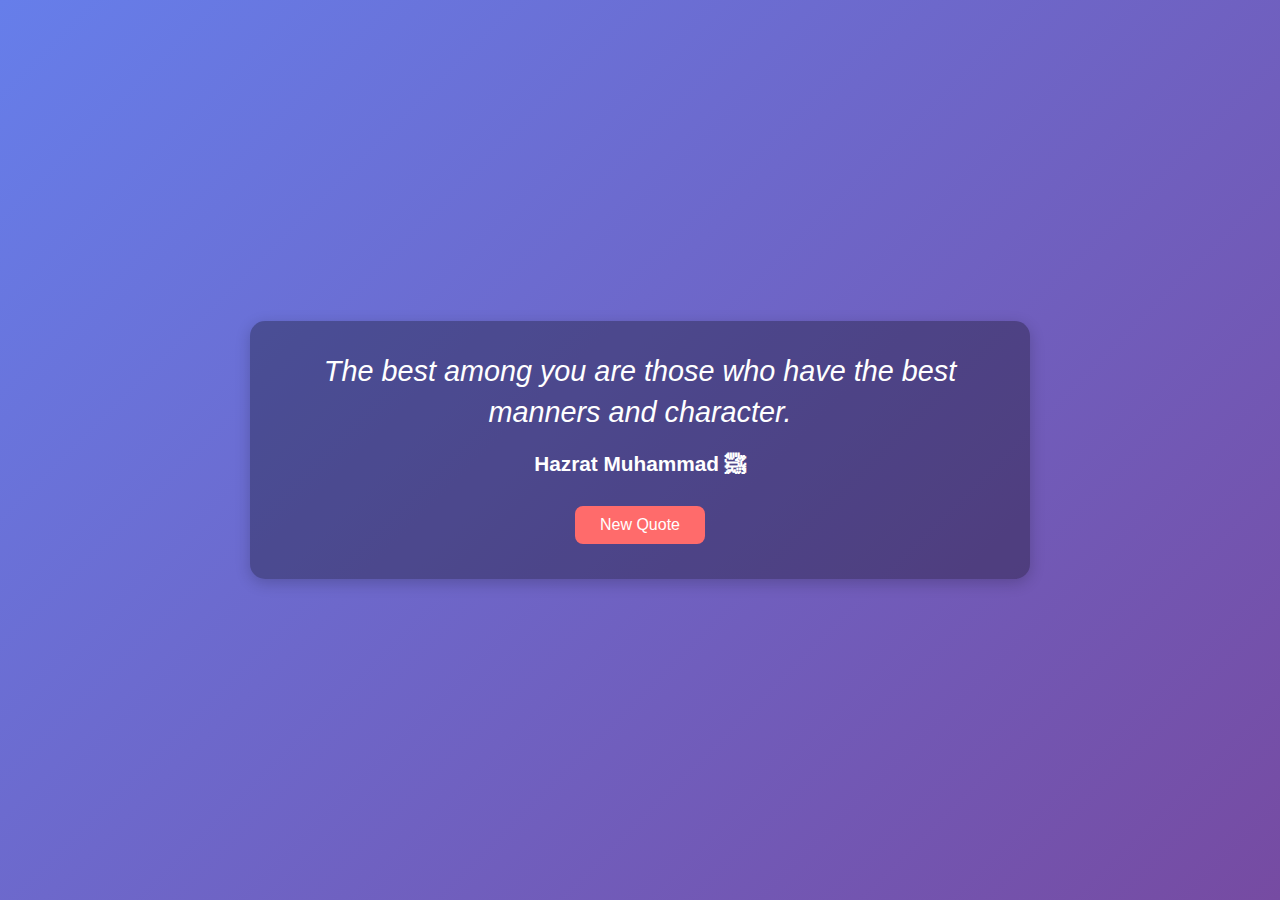
<file: Frontend_Development_Libraries/index.html>
<!DOCTYPE html>
<html lang="en">
<head>
    <meta charset="UTF-8">
    <meta name="viewport" content="width=device-width, initial-scale=1.0">
    <title>Random Quote Machine</title>
    <link rel="stylesheet" href="style.css">
</head>
<body>
    <main>
        <div id="quote-box">
            <div id="text">
            </div>
            <div id="author">
            </div>
            <div>
                <button id="new-quote">New Quote</button>
            </div>
        </div>
    </main>
    <script src="script.js"></script>
</body>
</html>
</file>
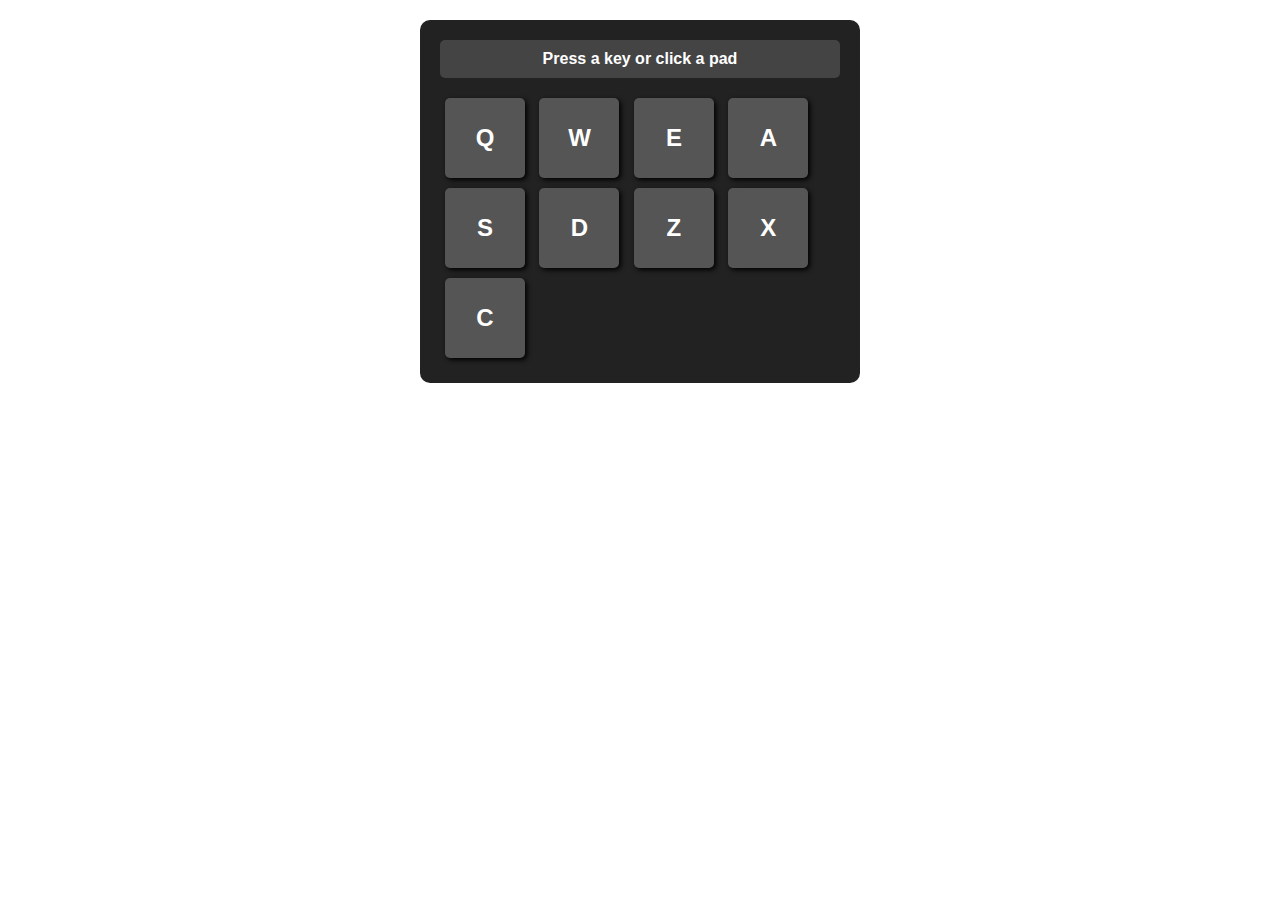
<file: Frontend_Development_Libraries/Drum_Machine/index.html>
<!DOCTYPE html>
<html lang="en">

<head>
    <meta charset="UTF-8">
    <meta name="viewport" content="width=device-width, initial-scale=1.0">
    <link rel="stylesheet" href="style.css">
    <title>Drum Machine</title>
</head>

<body>
    <div id="drum-machine">
        <div id="display">Press a key or click a pad</div>

        <div class="drum-pad" id="heater1">Q
            <audio class="clip" id="Q" src="https://s3.amazonaws.com/freecodecamp/drums/Heater-1.mp3"></audio>
        </div>

        <div class="drum-pad" id="heater2">W
            <audio class="clip" id="W" src="https://s3.amazonaws.com/freecodecamp/drums/Heater-2.mp3"></audio>
        </div>

        <div class="drum-pad" id="heater3">E
            <audio class="clip" id="E" src="https://s3.amazonaws.com/freecodecamp/drums/Heater-3.mp3"></audio>
        </div>

        <div class="drum-pad" id="heater4">A
            <audio class="clip" id="A" src="https://s3.amazonaws.com/freecodecamp/drums/Heater-4_1.mp3"></audio>
        </div>

        <div class="drum-pad" id="clap">S
            <audio class="clip" id="S" src="https://s3.amazonaws.com/freecodecamp/drums/Heater-6.mp3"></audio>
        </div>

        <div class="drum-pad" id="openhh">D
            <audio class="clip" id="D" src="https://s3.amazonaws.com/freecodecamp/drums/Dsc_Oh.mp3"></audio>
        </div>

        <div class="drum-pad" id="kicknhat">Z
            <audio class="clip" id="Z" src="https://s3.amazonaws.com/freecodecamp/drums/Kick_n_Hat.mp3"></audio>
        </div>

        <div class="drum-pad" id="kick">X
            <audio class="clip" id="X" src="https://s3.amazonaws.com/freecodecamp/drums/RP4_KICK_1.mp3"></audio>
        </div>

        <div class="drum-pad" id="closedhh">C
            <audio class="clip" id="C" src="https://s3.amazonaws.com/freecodecamp/drums/Cev_H2.mp3"></audio>
        </div>
    </div>
    <script src="script.js"></script>
</body>

</html>
</file>
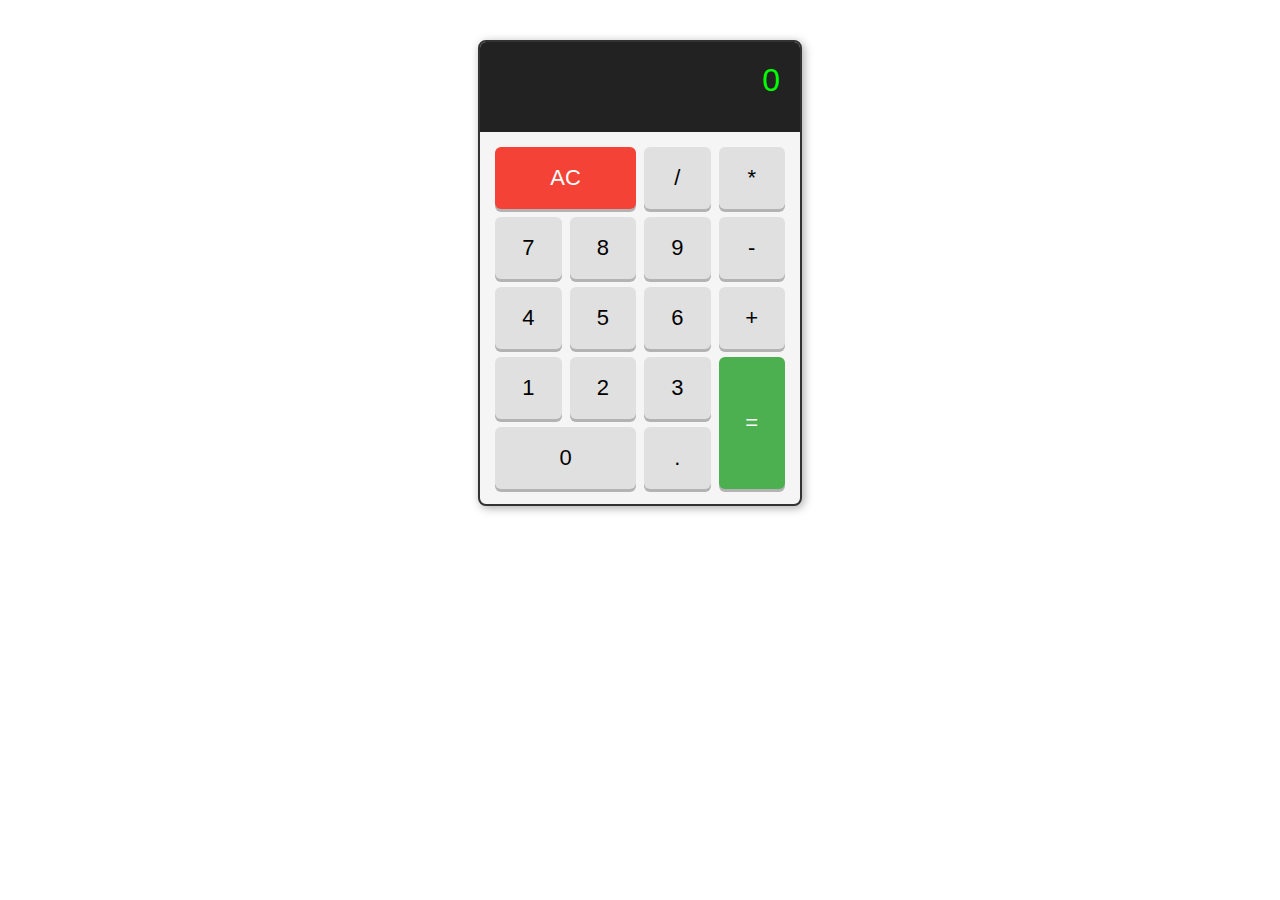
<file: Frontend_Development_Libraries/JavaScript_Calculator/index.html>
<!DOCTYPE html>
<html lang="en">
<head>
    <meta charset="UTF-8">
    <meta name="viewport" content="width=device-width, initial-scale=1.0">
    <link rel="stylesheet" href="style.css">
    <title>JS Calculator</title>
</head>
<body>
    <div id="calculator">
  <div id="display">0</div>
  <div id="buttons">
    <button id="clear">AC</button>
    <button id="divide">/</button>
    <button id="multiply">*</button>
    <button id="seven">7</button>
    <button id="eight">8</button>
    <button id="nine">9</button>
    <button id="subtract">-</button>
    <button id="four">4</button>
    <button id="five">5</button>
    <button id="six">6</button>
    <button id="add">+</button>
    <button id="one">1</button>
    <button id="two">2</button>
    <button id="three">3</button>
    <button id="equals">=</button>
    <button id="zero">0</button>
    <button id="decimal">.</button>
  </div>
</div>
<script src="script.js"></script>
</body>
</html>
</file>
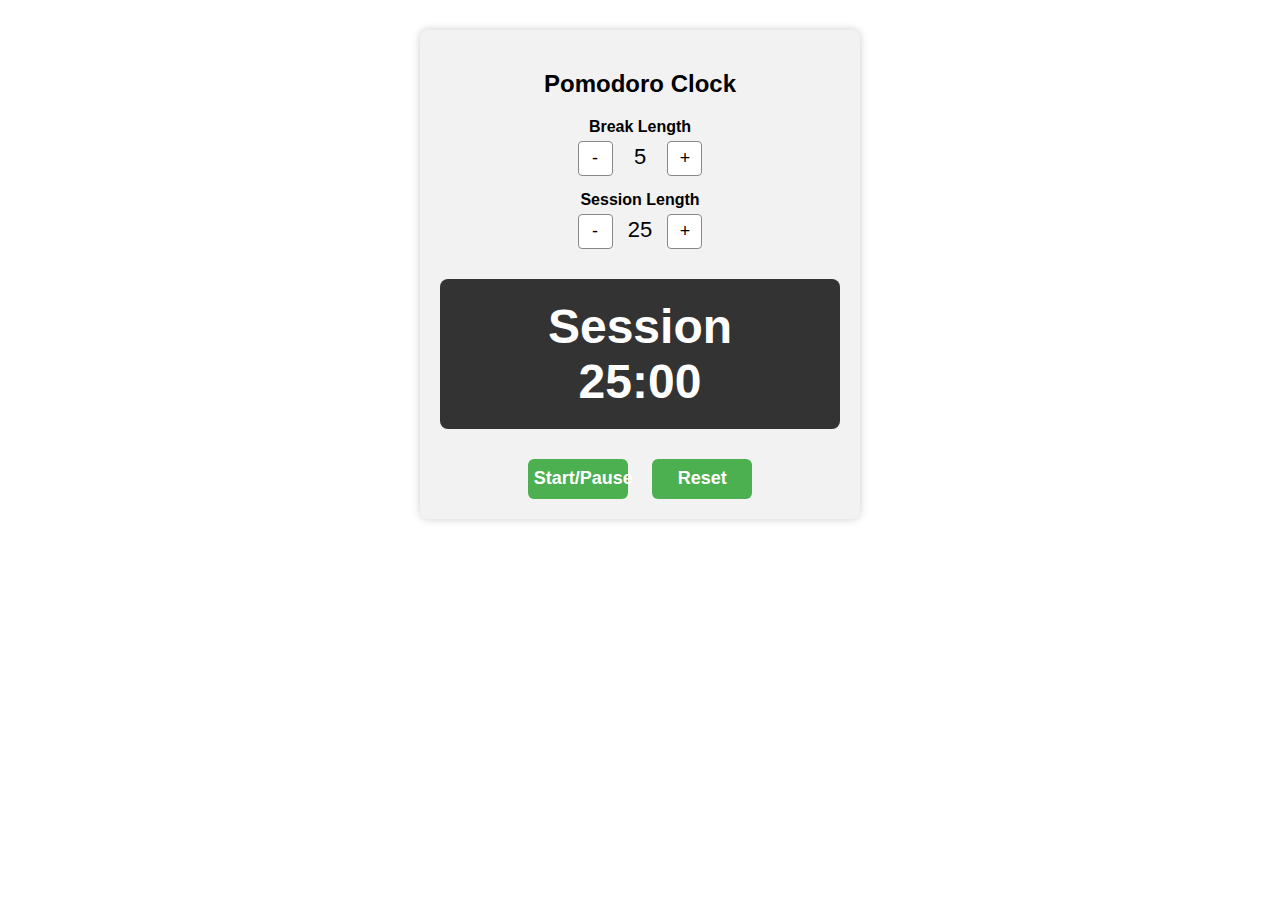
<file: Frontend_Development_Libraries/Pomodrome_Clock/index.html>
<!DOCTYPE html>
<html lang="en">
<head>
    <meta charset="UTF-8">
    <meta name="viewport" content="width=device-width, initial-scale=1.0">
    <title>Pomodoro Clock</title>
    <link rel="stylesheet" href="style.css">
</head>
<body>
    <div id="drum-machine">
  <h2>Pomodoro Clock</h2>
  
  <div class="length-control">
    <div id="break-label">Break Length</div>
    <button id="break-decrement">-</button>
    <span id="break-length">5</span>
    <button id="break-increment">+</button>
  </div>

  <div class="length-control">
    <div id="session-label">Session Length</div>
    <button id="session-decrement">-</button>
    <span id="session-length">25</span>
    <button id="session-increment">+</button>
  </div>

  <div id="timer">
    <div id="timer-label">Session</div>
    <div id="time-left">25:00</div>
  </div>

  <div class="controls">
    <button id="start_stop">Start/Pause</button>
    <button id="reset">Reset</button>
  </div>

  <audio id="beep" preload="auto" src="https://actions.google.com/sounds/v1/alarms/alarm_clock.ogg"></audio>
</div>

    <script src="script.js"></script>
</body>
</html>
</file>
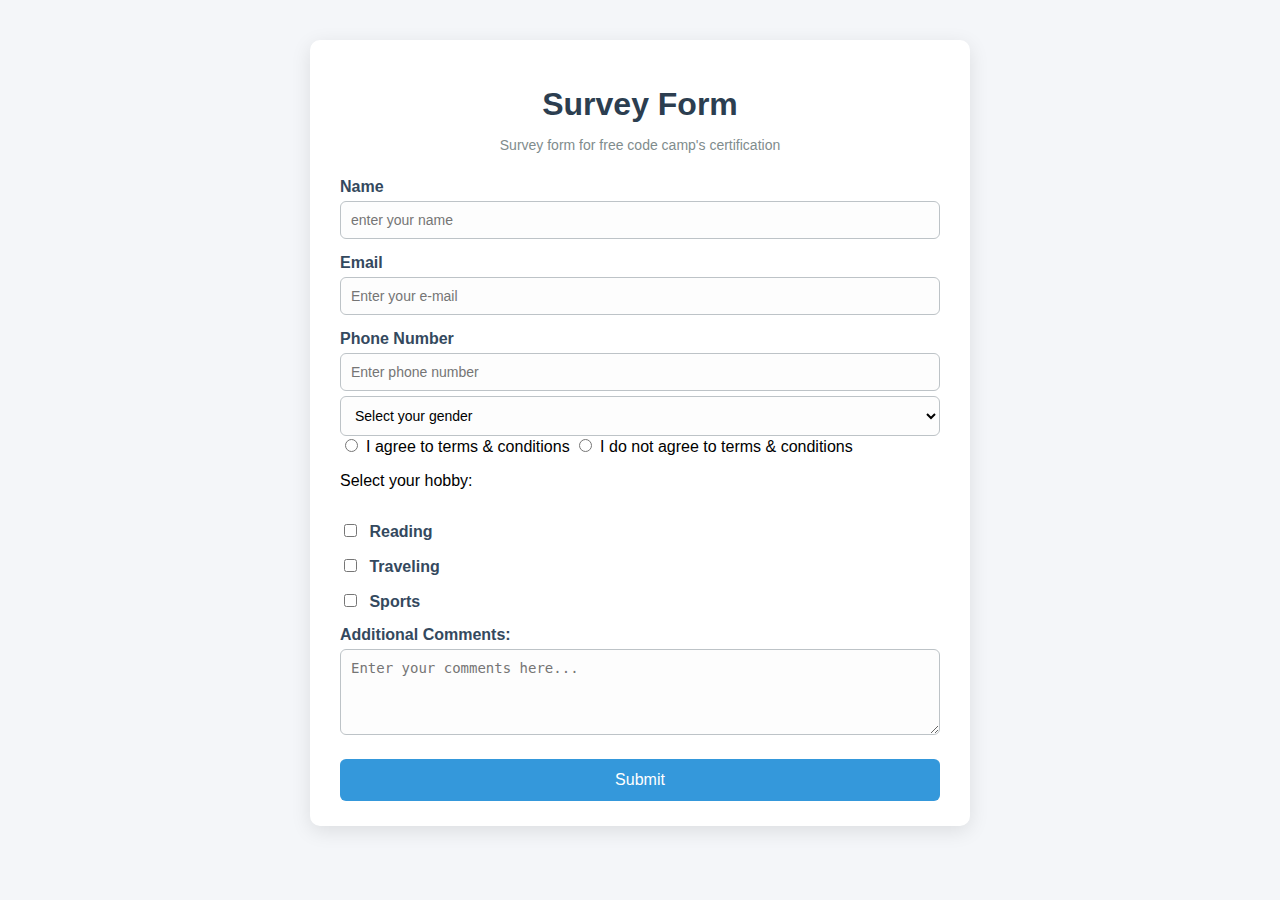
<file: Responsive_Web_Design/Suevey_Form/index.html>
<!DOCTYPE html>
<html lang="en">

<head>
    <meta charset="UTF-8">
    <meta name="viewport" content="width=device-width, initial-scale=1.0">
    <title>Survey Form</title>
    <link rel="stylesheet" href="style.css">
</head>

<body>
    <div class="container">
        <h1 id="title">
            Survey Form
        </h1>
        <p id="description">
            Survey form for free code camp's certification
        </p>
        <form action="" id="survey-form">
            <label for="name" id="name-label">Name</label>
            <input required type="text" placeholder="enter your name" id="name">
            <label for="email" id="email-label">Email</label>
            <input required type="email" placeholder="Enter your e-mail" id="email">
            <label for="number" id="number-label">Phone Number</label>
            <input type="number" placeholder="Enter phone number" min="1" max="11" minlength="10" maxlength="11" id="number">
            <select class="dropdown" id="dropdown">
                <option value="Select your gender" disabled selected>Select your gender</option>
                <option value="Male">Male</option>
                <option value="Female">Female</option>
            </select>
            <input type="radio" value="agree" name="terms">I agree to terms & conditions
            <input type="radio" value="not agree" name="terms">I do not agree to terms & conditions

            <p>Select your hobby:</p>
            <label><input type="checkbox" name="hobbies" value="reading"> Reading</label>
            <label><input type="checkbox" name="hobbies" value="traveling"> Traveling</label>
            <label><input type="checkbox" name="hobbies" value="sports"> Sports</label>
            <label for="comments">Additional Comments:</label>
            <textarea id="comments" name="comments" placeholder="Enter your comments here..." rows="4" cols="50"></textarea>
            <button id="submit" type="submit">Submit</button>
        </form>
    </div>
</body>

</html>
</file>
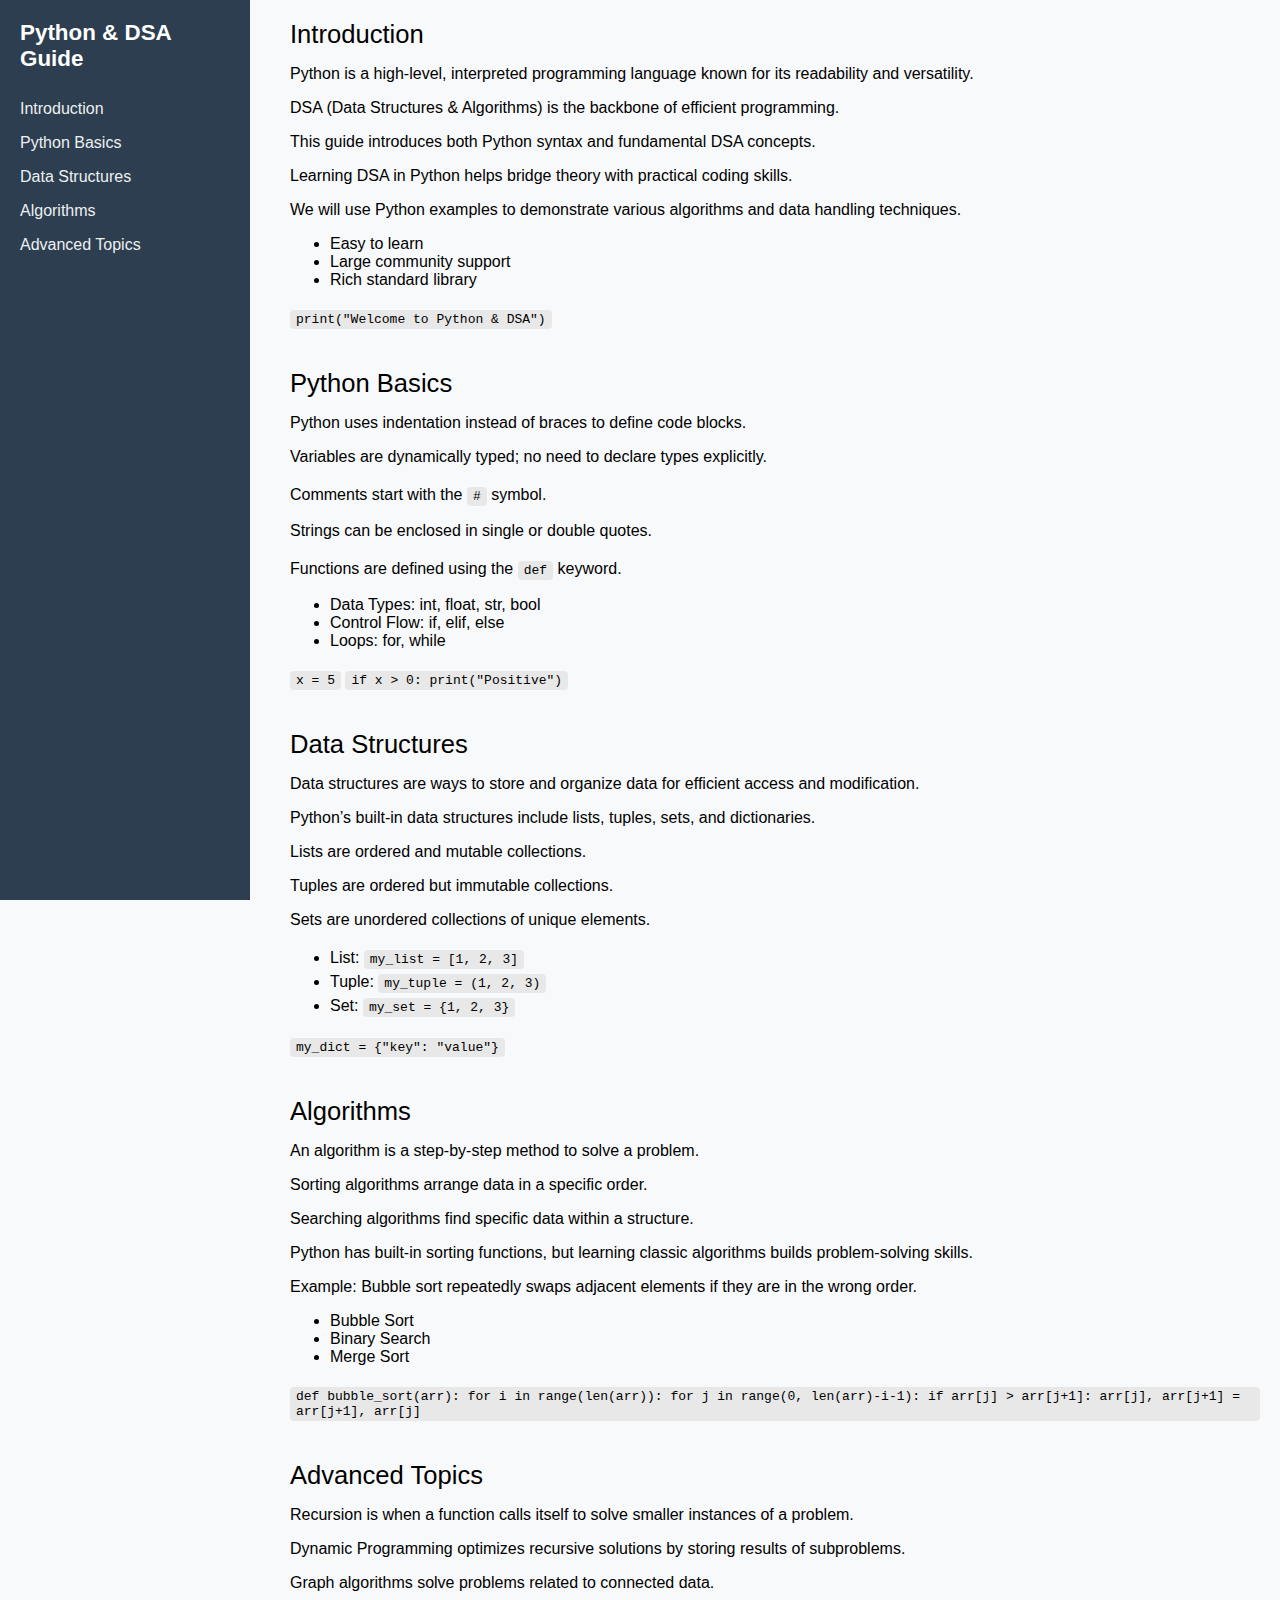
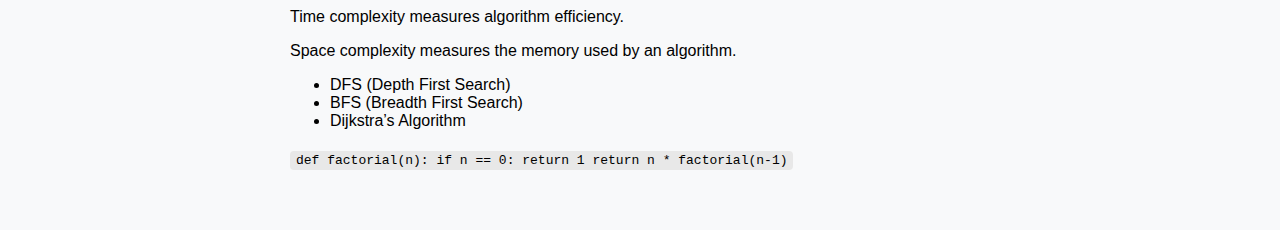
<file: Responsive_Web_Design/Technical_Documentation/index.html>
<!DOCTYPE html>
<html lang="en">
<head>
  <meta charset="UTF-8" />
  <meta name="viewport" content="width=device-width, initial-scale=1.0"/>
  <title>Python & DSA Documentation</title>
  <link rel="stylesheet" href="style.css" />
</head>
<body>

  <!-- NAVBAR -->
  <nav id="navbar">
    <header>Python & DSA Guide</header>
    <a class="nav-link" href="#Introduction">Introduction</a>
    <a class="nav-link" href="#Python_Basics">Python Basics</a>
    <a class="nav-link" href="#Data_Structures">Data Structures</a>
    <a class="nav-link" href="#Algorithms">Algorithms</a>
    <a class="nav-link" href="#Advanced_Topics">Advanced Topics</a>
  </nav>

  <!-- MAIN CONTENT -->
  <main id="main-doc">

    <!-- Section 1 -->
    <section class="main-section" id="Introduction">
      <header>Introduction</header>
      <p>Python is a high-level, interpreted programming language known for its readability and versatility.</p>
      <p>DSA (Data Structures & Algorithms) is the backbone of efficient programming.</p>
      <p>This guide introduces both Python syntax and fundamental DSA concepts.</p>
      <p>Learning DSA in Python helps bridge theory with practical coding skills.</p>
      <p>We will use Python examples to demonstrate various algorithms and data handling techniques.</p>
      <ul>
        <li>Easy to learn</li>
        <li>Large community support</li>
        <li>Rich standard library</li>
      </ul>
      <code>print("Welcome to Python & DSA")</code>
    </section>

    <!-- Section 2 -->
    <section class="main-section" id="Python_Basics">
      <header>Python Basics</header>
      <p>Python uses indentation instead of braces to define code blocks.</p>
      <p>Variables are dynamically typed; no need to declare types explicitly.</p>
      <p>Comments start with the <code>#</code> symbol.</p>
      <p>Strings can be enclosed in single or double quotes.</p>
      <p>Functions are defined using the <code>def</code> keyword.</p>
      <ul>
        <li>Data Types: int, float, str, bool</li>
        <li>Control Flow: if, elif, else</li>
        <li>Loops: for, while</li>
      </ul>
      <code>x = 5</code>
      <code>if x > 0: print("Positive")</code>
    </section>

    <!-- Section 3 -->
    <section class="main-section" id="Data_Structures">
      <header>Data Structures</header>
      <p>Data structures are ways to store and organize data for efficient access and modification.</p>
      <p>Python’s built-in data structures include lists, tuples, sets, and dictionaries.</p>
      <p>Lists are ordered and mutable collections.</p>
      <p>Tuples are ordered but immutable collections.</p>
      <p>Sets are unordered collections of unique elements.</p>
      <ul>
        <li>List: <code>my_list = [1, 2, 3]</code></li>
        <li>Tuple: <code>my_tuple = (1, 2, 3)</code></li>
        <li>Set: <code>my_set = {1, 2, 3}</code></li>
      </ul>
      <code>my_dict = {"key": "value"}</code>
    </section>

    <!-- Section 4 -->
    <section class="main-section" id="Algorithms">
      <header>Algorithms</header>
      <p>An algorithm is a step-by-step method to solve a problem.</p>
      <p>Sorting algorithms arrange data in a specific order.</p>
      <p>Searching algorithms find specific data within a structure.</p>
      <p>Python has built-in sorting functions, but learning classic algorithms builds problem-solving skills.</p>
      <p>Example: Bubble sort repeatedly swaps adjacent elements if they are in the wrong order.</p>
      <ul>
        <li>Bubble Sort</li>
        <li>Binary Search</li>
        <li>Merge Sort</li>
      </ul>
      <code>
def bubble_sort(arr):
    for i in range(len(arr)):
        for j in range(0, len(arr)-i-1):
            if arr[j] > arr[j+1]:
                arr[j], arr[j+1] = arr[j+1], arr[j]
      </code>
    </section>

    <!-- Section 5 -->
    <section class="main-section" id="Advanced_Topics">
      <header>Advanced Topics</header>
      <p>Recursion is when a function calls itself to solve smaller instances of a problem.</p>
      <p>Dynamic Programming optimizes recursive solutions by storing results of subproblems.</p>
      <p>Graph algorithms solve problems related to connected data.</p>
      <p>Time complexity measures algorithm efficiency.</p>
      <p>Space complexity measures the memory used by an algorithm.</p>
      <ul>
        <li>DFS (Depth First Search)</li>
        <li>BFS (Breadth First Search)</li>
        <li>Dijkstra’s Algorithm</li>
      </ul>
      <code>
def factorial(n):
    if n == 0:
        return 1
    return n * factorial(n-1)
      </code>
    </section>

  </main>

</body>
</html>
</file>
<file: Frontend_Development_Libraries/style.css>
body {
    background: linear-gradient(135deg, #667eea, #764ba2);
    font-family: Arial, sans-serif;
    color: #fff;
    display: flex;
    justify-content: center;
    align-items: center;
    height: 100vh;
    margin: 0;
}

#quote-box {
    background: rgba(0, 0, 0, 0.3);
    padding: 30px 40px;
    border-radius: 15px;
    max-width: 700px; /* bigger width */
    width: 90%;       /* responsive */
    text-align: center;
    box-shadow: 0 4px 15px rgba(0,0,0,0.2);
}

#text {
    font-size: 1.8rem;  /* bigger text */
    margin-bottom: 20px;
    font-style: italic;
    line-height: 1.4;
}

#author {
    font-size: 1.3rem;
    margin-bottom: 25px;
    font-weight: bold;
}

button {
    background: #ff6b6b;
    color: white;
    border: none;
    padding: 10px 25px;
    margin: 5px;
    border-radius: 8px;
    cursor: pointer;
    font-size: 1rem;
    transition: background 0.3s ease;
}

button:hover {
    background: #ff4757;
}

a button {
    background: #1da1f2;
}

a button:hover {
    background: #0d8ddb;
}
</file>
<file: Frontend_Development_Libraries/Drum_Machine/style.css>
#drum-machine {
  max-width: 400px;
  margin: 20px auto;
  background: #222;
  padding: 20px;
  border-radius: 10px;
  color: white;
  font-family: Arial, sans-serif;
}

#display {
  background: #444;
  padding: 10px;
  margin-bottom: 15px;
  text-align: center;
  font-weight: bold;
  border-radius: 5px;
}

.drum-pad {
  width: 80px;
  height: 80px;
  margin: 5px;
  background: #555;
  border-radius: 5px;
  display: inline-flex;
  align-items: center;
  justify-content: center;
  cursor: pointer;
  user-select: none;
  font-size: 24px;
  font-weight: bold;
  box-shadow: 2px 2px 5px black;
  transition: background 0.2s ease;
}

.drum-pad:active {
  background: #ff5722;
  box-shadow: none;
}
</file>
<file: Frontend_Development_Libraries/JavaScript_Calculator/style.css>
#calculator {
  width: 320px;
  margin: 40px auto;
  border: 2px solid #333;
  border-radius: 8px;
  background: #f5f5f5;
  font-family: Arial, sans-serif;
  user-select: none;
  box-shadow: 2px 2px 10px #aaa;
}

#display {
  background: #222;
  color: #0f0;
  font-size: 32px;
  padding: 20px;
  text-align: right;
  border-radius: 6px 6px 0 0;
  overflow-x: auto;
  min-height: 50px;
}

#buttons {
  display: grid;
  grid-template-columns: repeat(4, 1fr);
  gap: 8px;
  padding: 15px;
}

button {
  padding: 18px;
  font-size: 22px;
  cursor: pointer;
  border-radius: 6px;
  border: none;
  background-color: #e0e0e0;
  box-shadow: 0 3px #b3b3b3;
  transition: background-color 0.2s ease;
}

button:active {
  background-color: #ccc;
  box-shadow: 0 1px #999;
}

#clear {
  background-color: #f44336;
  color: white;
  grid-column: span 2;
}

#equals {
  background-color: #4caf50;
  color: white;
  grid-row: span 2;
}

#zero {
  grid-column: span 2;
}
</file>
<file: Frontend_Development_Libraries/Pomodrome_Clock/style.css>
#drum-machine {
  max-width: 400px;
  margin: 30px auto;
  text-align: center;
  font-family: Arial, sans-serif;
  user-select: none;
  background: #f2f2f2;
  padding: 20px;
  border-radius: 8px;
  box-shadow: 0 0 8px #ccc;
}

.length-control {
  margin: 15px 0;
  font-size: 16px;
}

.length-control > div {
  margin-bottom: 5px;
  font-weight: bold;
}

button {
  font-size: 18px;
  width: 35px;
  height: 35px;
  margin: 0 8px;
  cursor: pointer;
  border-radius: 4px;
  border: 1px solid #888;
  background-color: white;
  transition: background-color 0.2s;
}

button:hover {
  background-color: #ddd;
}

#break-length,
#session-length {
  font-size: 22px;
  display: inline-block;
  min-width: 30px;
}

#timer {
  margin-top: 30px;
  font-size: 48px;
  font-weight: bold;
  background: #333;
  color: white;
  padding: 20px;
  border-radius: 8px;
}

.controls {
  margin-top: 30px;
}

.controls button {
  width: 100px;
  height: 40px;
  margin: 0 10px;
  font-weight: bold;
  background-color: #4CAF50;
  border: none;
  color: white;
  border-radius: 6px;
}

.controls button:hover {
  background-color: #45a049;
}
</file>
<file: Responsive_Web_Design/Suevey_Form/style.css>
/* Page background & font */
body {
    font-family: Arial, sans-serif;
    background-color: #f4f6f9;
    margin: 0;
    padding: 0;
}

/* Centered container */
.container {
    max-width: 600px;
    margin: 40px auto;
    background: #fff;
    padding: 25px 30px;
    border-radius: 10px;
    box-shadow: 0 5px 20px rgba(0, 0, 0, 0.1);
}

/* Headings */
#title {
    text-align: center;
    color: #2c3e50;
    margin-bottom: 10px;
}

#description {
    text-align: center;
    color: #7f8c8d;
    font-size: 14px;
    margin-bottom: 25px;
}

/* Form labels */
label {
    display: block;
    margin-top: 15px;
    font-weight: bold;
    color: #34495e;
}

/* Inputs, selects, textarea */
input[type="text"],
input[type="email"],
input[type="number"],
select,
textarea {
    width: 100%;
    padding: 10px;
    margin-top: 5px;
    border: 1px solid #bdc3c7;
    border-radius: 6px;
    font-size: 14px;
    box-sizing: border-box;
    background-color: #fdfdfd;
    transition: border-color 0.3s ease, background-color 0.3s ease;
}

input:focus,
select:focus,
textarea:focus {
    border-color: #3498db;
    background-color: #fff;
    outline: none;
}

/* Radio & checkbox styling */
input[type="radio"],
input[type="checkbox"] {
    margin-right: 8px;
}

/* Inline radio terms */
input[type="radio"] + label,
input[type="checkbox"] + label {
    font-weight: normal;
}

/* Textarea resize limit */
textarea {
    resize: vertical;
}

/* Hobby checkboxes inline */
p + label {
    display: inline-block;
    margin-right: 15px;
}

/* Submit button */
button {
    display: block;
    width: 100%;
    padding: 12px;
    margin-top: 20px;
    background-color: #3498db;
    color: white;
    border: none;
    border-radius: 6px;
    font-size: 16px;
    cursor: pointer;
    transition: background-color 0.3s ease;
}

button:hover {
    background-color: #2980b9;
}
</file>
<file: Responsive_Web_Design/Technical_Documentation/style.css>
body {
  font-family: Arial, sans-serif;
  margin: 0;
  padding: 0;
  display: flex;
  background-color: #f8f9fa;
}

/* Navbar styles */
#navbar {
  position: fixed;
  left: 0;
  top: 0;
  height: 100%;
  width: 250px;
  background-color: #2c3e50;
  padding: 20px;
  box-sizing: border-box;
  color: #fff;
}

#navbar header {
  font-size: 1.4em;
  margin-bottom: 20px;
  font-weight: bold;
}

#navbar a {
  display: block;
  color: #ecf0f1;
  text-decoration: none;
  padding: 8px 0;
}

#navbar a:hover {
  color: #1abc9c;
}

/* Main content styles */
#main-doc {
  margin-left: 270px;
  padding: 20px;
}

.main-section {
  margin-bottom: 40px;
}

.main-section header {
  font-size: 1.6em;
  margin-bottom: 10px;
}

code {
  background-color: #e8e8e8;
  padding: 2px 6px;
  border-radius: 4px;
  display: inline-block;
  margin-top: 5px;
}

/* Responsive design */
@media (max-width: 768px) {
  body {
    flex-direction: column;
  }

  #navbar {
    position: relative;
    width: 100%;
    height: auto;
  }

  #main-doc {
    margin-left: 0;
  }
}
</file>
